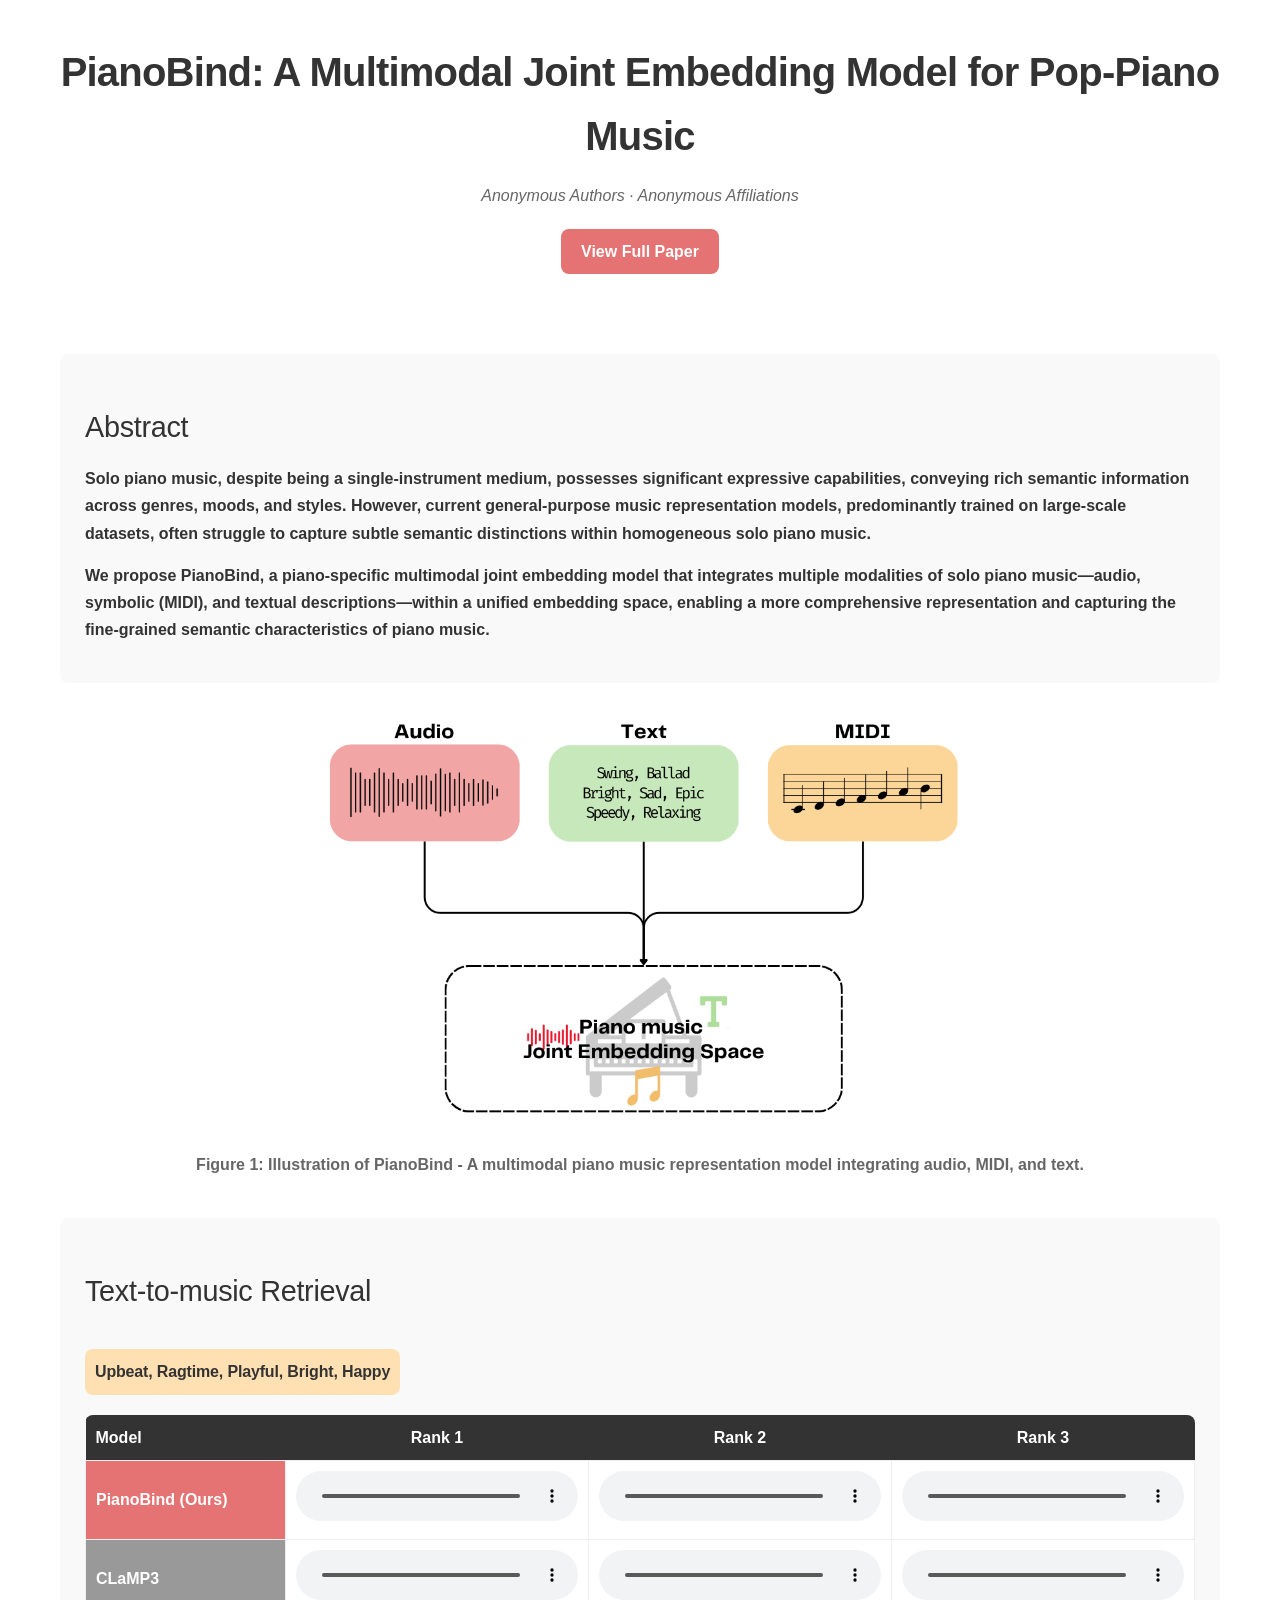
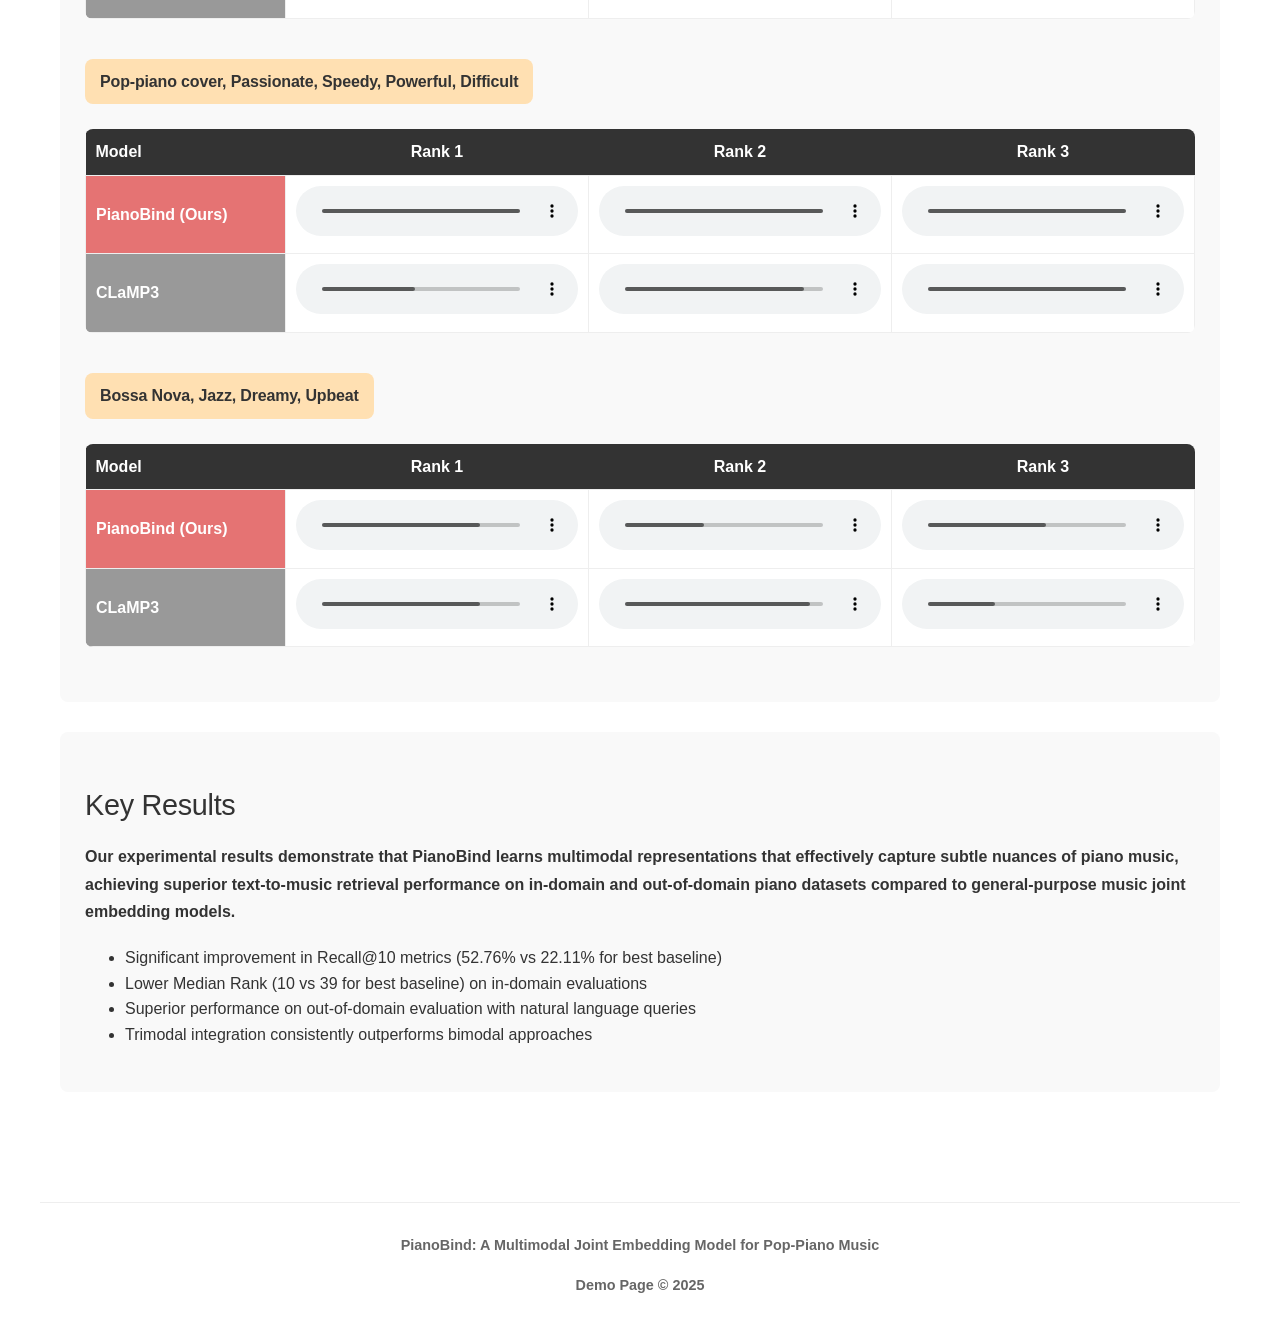
<file: index.html>
<!DOCTYPE html>
<html lang="en">
<head>
    <meta charset="UTF-8">
    <meta name="viewport" content="width=device-width, initial-scale=1.0">
    <title>PianoBind: A Multimodal Joint Embedding Model for Pop-Piano Music</title>
    <link rel="stylesheet" href="styles.css">
    <link rel="stylesheet" href="https://cdnjs.cloudflare.com/ajax/libs/font-awesome/6.0.0-beta3/css/all.min.css">

</head>
<body>
    <header>
        <h1>PianoBind: A Multimodal Joint Embedding Model for Pop-Piano Music</h1>
        <div class="authors">Anonymous Authors · Anonymous Affiliations</div>
        <a href="#" class="btn">View Full Paper</a>
    </header>

    <main>
        <section class="abstract">
            <h2>Abstract</h2>
            <p>
                Solo piano music, despite being a single-instrument medium, possesses significant expressive capabilities, conveying rich semantic information across genres, moods, and styles. However, current general-purpose music representation models, predominantly trained on large-scale datasets, often struggle to capture subtle semantic distinctions within homogeneous solo piano music.
            </p>
            <p>
                We propose <strong>PianoBind</strong>, a piano-specific multimodal joint embedding model that integrates multiple modalities of solo piano music—audio, symbolic (MIDI), and textual descriptions—within a unified embedding space, enabling a more comprehensive representation and capturing the fine-grained semantic characteristics of piano music.
            </p>
        </section>

        <div class="figure-container">
            <img src="components/model.png" alt="PianoBind Model Architecture" class="figure" />
        </div>
        <p style="text-align: center; color: var(--light-text); margin-bottom: 40px;">
            Figure 1: Illustration of PianoBind - A multimodal piano music representation model integrating audio, MIDI, and text.
        </p>

        <!-- <section class="method-section">
            <h2>Our Approach</h2>
            <p>
                PianoBind leverages three key strategies to effectively capture the subtle nuances of piano music:
            </p>
            <div class="approach-grid">
                <div class="model-highlight">
                    <h3>1. Multi-source Training</h3>
                    <p>Combines small strongly aligned (human-annotated) and large weakly aligned (automatically collected) datasets to compensate for limited high-quality data.</p>
                </div>
                <div class="model-highlight">
                    <h3>2. Trimodal Learning</h3>
                    <p>Simultaneously aligns audio, symbolic, and textual embeddings to create a comprehensive representation of piano music.</p>
                </div>
                <div class="model-highlight">
                    <h3>3. Multimodal Item Embedding</h3>
                    <p>Merges multiple modalities into a unified representation, enhancing text-to-music retrieval performance.</p>
                </div>
            </div>
        </section> -->

        <section class="retrieval-demo">
            <h2>Text-to-music Retrieval</h2>
            
            <div class="demo-header">

            </div>
            
            <!-- Tag Set 1: Upbeat, Energetic -->
            <div style="margin-top: 5px;">
                <div style="background-color: var(--tertiary-color); padding: 10px 10px; border-radius: var(--border-radius); display: inline-block; margin-bottom: 10px;">
                    <h3 style="margin: 0; color: var(--dark-text);">Upbeat, Ragtime, Playful, Bright, Happy</h3>
                </div>
                
                <table class="comparison-table">
                    <thead>
                        <tr>
                            <th>Model</th>
                            <th>Rank 1</th>
                            <th>Rank 2</th>
                            <th>Rank 3</th>
                        </tr>
                    </thead>
                    <tbody>
                        <tr>
                            <td style="background-color: var(--primary-color);">PianoBind (Ours)</td>
                            <td class="audio-cell">
                                <audio controls class="audio-player">
                                    <source src="components/mp3/ragtime/tri/1.mp3" type="audio/mpeg">
                                    Your browser does not support the audio element.
                                </audio>
                            </td>
                            <td class="audio-cell">
                                <audio controls class="audio-player">
                                    <source src="components/mp3/ragtime/tri/2.mp3" type="audio/mpeg">
                                    Your browser does not support the audio element.
                                </audio>
                            </td>
                            <td class="audio-cell">
                                <audio controls class="audio-player">
                                    <source src="components/mp3/ragtime/tri/3.mp3" type="audio/mpeg">
                                    Your browser does not support the audio element.
                                </audio>
                            </td>
                        </tr>
                        <tr>
                            <td style="background-color: #999;">CLaMP3</td>
                            <td class="audio-cell">
                                <audio controls class="audio-player">
                                    <source src="components/mp3/ragtime/clamp/1.mp3" type="audio/mpeg">
                                    Your browser does not support the audio element.
                                </audio>
                            </td>
                            <td class="audio-cell">
                                <audio controls class="audio-player">
                                    <source src="components/mp3/ragtime/clamp/2.mp3" type="audio/mpeg">
                                    Your browser does not support the audio element.
                                </audio>
                            </td>
                            <td class="audio-cell">
                                <audio controls class="audio-player">
                                    <source src="components/mp3/ragtime/clamp/3.mp3" type="audio/mpeg">
                                    Your browser does not support the audio element.
                                </audio>
                            </td>
                        </tr>
                    </tbody>
                </table>
            </div>
            
            <!-- Tag Set 2: Happy, Bright -->
            <div style="margin-top: 40px;">
                <div style="background-color: var(--tertiary-color); padding: 10px 15px; border-radius: var(--border-radius); display: inline-block; margin-bottom: 15px;">
                    <h3 style="margin: 0; color: var(--dark-text);">Pop-piano cover, Passionate, Speedy, Powerful, Difficult</h3>
                </div>
                
                <table class="comparison-table">
                    <thead>
                        <tr>
                            <th>Model</th>
                            <th>Rank 1</th>
                            <th>Rank 2</th>
                            <th>Rank 3</th>
                        </tr>
                    </thead>
                    <tbody>
                        <tr>
                            <td style="background-color: var(--primary-color);">PianoBind (Ours)</td>
                            <td class="audio-cell">
                                <audio controls class="audio-player">
                                    <source src="components/mp3/epic/tri/1.mp3" type="audio/mpeg">
                                    Your browser does not support the audio element.
                                </audio>
                            </td>
                            <td class="audio-cell">
                                <audio controls class="audio-player">
                                    <source src="components/mp3/epic/tri/2.mp3" type="audio/mpeg">
                                    Your browser does not support the audio element.
                                </audio>
                            </td>
                            <td class="audio-cell">
                                <audio controls class="audio-player">
                                    <source src="components/mp3/epic/tri/3.mp3" type="audio/mpeg">
                                    Your browser does not support the audio element.
                                </audio>
                            </td>
                        </tr>
                        <tr>
                            <td style="background-color: #999;">CLaMP3</td>
                            <td class="audio-cell">
                                <audio controls class="audio-player">
                                    <source src="components/mp3/epic/clamp/1.mp3" type="audio/mpeg">
                                    Your browser does not support the audio element.
                                </audio>
                            </td>
                            <td class="audio-cell">
                                <audio controls class="audio-player">
                                    <source src="components/mp3/epic/clamp/2.mp3" type="audio/mpeg">
                                    Your browser does not support the audio element.
                                </audio>
                            </td>
                            <td class="audio-cell">
                                <audio controls class="audio-player">
                                    <source src="components/mp3/epic/clamp/3.mp3" type="audio/mpeg">
                                    Your browser does not support the audio element.
                                </audio>
                            </td>
                        </tr>
                    </tbody>
                </table>
            </div>

                        <!-- Tag Set 3: Happy, Bright -->
            <div style="margin-top: 40px;">
                <div style="background-color: var(--tertiary-color); padding: 10px 15px; border-radius: var(--border-radius); display: inline-block; margin-bottom: 15px;">
                    <h3 style="margin: 0; color: var(--dark-text);">Bossa Nova, Jazz, Dreamy, Upbeat</h3>
                </div>
                
                <table class="comparison-table">
                    <thead>
                        <tr>
                            <th>Model</th>
                            <th>Rank 1</th>
                            <th>Rank 2</th>
                            <th>Rank 3</th>
                        </tr>
                    </thead>
                    <tbody>
                        <tr>
                            <td style="background-color: var(--primary-color);">PianoBind (Ours)</td>
                            <td class="audio-cell">
                                <audio controls class="audio-player">
                                    <source src="components/mp3/bossa/tri/1.mp3" type="audio/mpeg">
                                    Your browser does not support the audio element.
                                </audio>
                            </td>
                            <td class="audio-cell">
                                <audio controls class="audio-player">
                                    <source src="components/mp3/bossa/tri/2.mp3" type="audio/mpeg">
                                    Your browser does not support the audio element.
                                </audio>
                            </td>
                            <td class="audio-cell">
                                <audio controls class="audio-player">
                                    <source src="components/mp3/bossa/tri/3.mp3" type="audio/mpeg">
                                    Your browser does not support the audio element.
                                </audio>
                            </td>
                        </tr>
                        <tr>
                            <td style="background-color: #999;">CLaMP3</td>
                            <td class="audio-cell">
                                <audio controls class="audio-player">
                                    <source src="components/mp3/bossa/clamp/1.mp3" type="audio/mpeg">
                                    Your browser does not support the audio element.
                                </audio>
                            </td>
                            <td class="audio-cell">
                                <audio controls class="audio-player">
                                    <source src="components/mp3/bossa/clamp/2.mp3" type="audio/mpeg">
                                    Your browser does not support the audio element.
                                </audio>
                            </td>
                            <td class="audio-cell">
                                <audio controls class="audio-player">
                                    <source src="components/mp3/bossa/clamp/3.mp3" type="audio/mpeg">
                                    Your browser does not support the audio element.
                                </audio>
                            </td>
                        </tr>
                    </tbody>
                </table>
            </div>
            
            <!-- <div class="key-insight">
                <h3>Key Insight</h3>
                <p>PianoBind better reconciles genre tags like "Ragtime", "Bossa Nova", and "Pop-piano cover".</p>
            </div> -->
        </section>

        <section class="results">
            <h2>Key Results</h2>
            <p>Our experimental results demonstrate that PianoBind learns multimodal representations that effectively capture subtle nuances of piano music, achieving superior text-to-music retrieval performance on in-domain and out-of-domain piano datasets compared to general-purpose music joint embedding models.</p>
            
            <ul style="margin: 20px 0 20px 40px;">
                <li>Significant improvement in Recall@10 metrics (52.76% vs 22.11% for best baseline)</li>
                <li>Lower Median Rank (10 vs 39 for best baseline) on in-domain evaluations</li>
                <li>Superior performance on out-of-domain evaluation with natural language queries</li>
                <li>Trimodal integration consistently outperforms bimodal approaches</li>
            </ul>
            
            <!-- <div style="background-color: var(--section-bg); padding: 20px; border-radius: var(--border-radius); margin: 30px 0; box-shadow: var(--box-shadow);">
                <h3>Try PianoBind Yourself</h3>
                <p style="margin: 15px 0;">The code and pretrained weights for PianoBind are available on our GitHub repository. We also provide an interactive demo where you can experiment with your own text queries and hear the retrieved piano music.</p>
                <div style="display: flex; justify-content: center; gap: 20px; margin-top: 20px;">
                    <a href="#" class="btn" style="background-color: var(--secondary-color);">GitHub Repository</a>
                    <a href="#" class="btn">Online Demo</a>
                </div>
            </div> -->
        </section>
    </main>

    <footer>
        <p>PianoBind: A Multimodal Joint Embedding Model for Pop-Piano Music</p>
        <p>Demo Page © 2025</p>
    </footer>
</body>
</html>
</file>
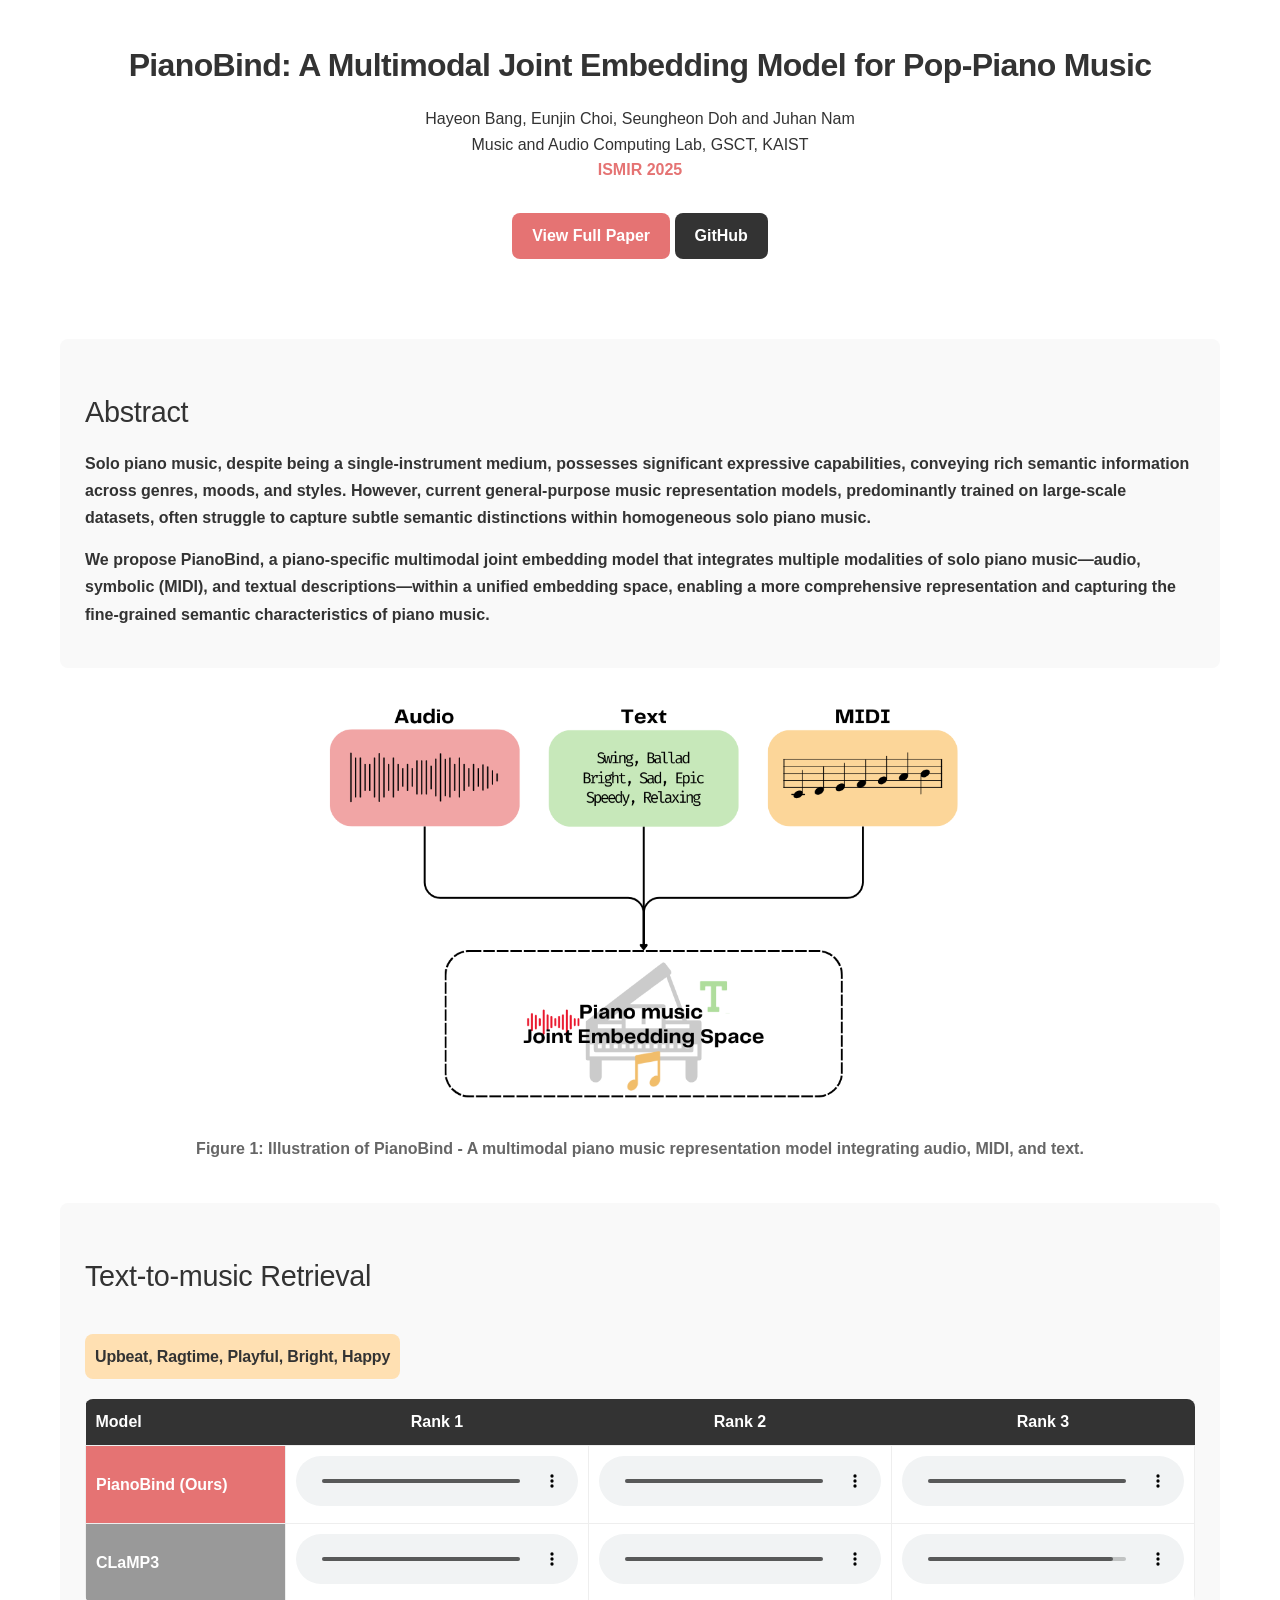
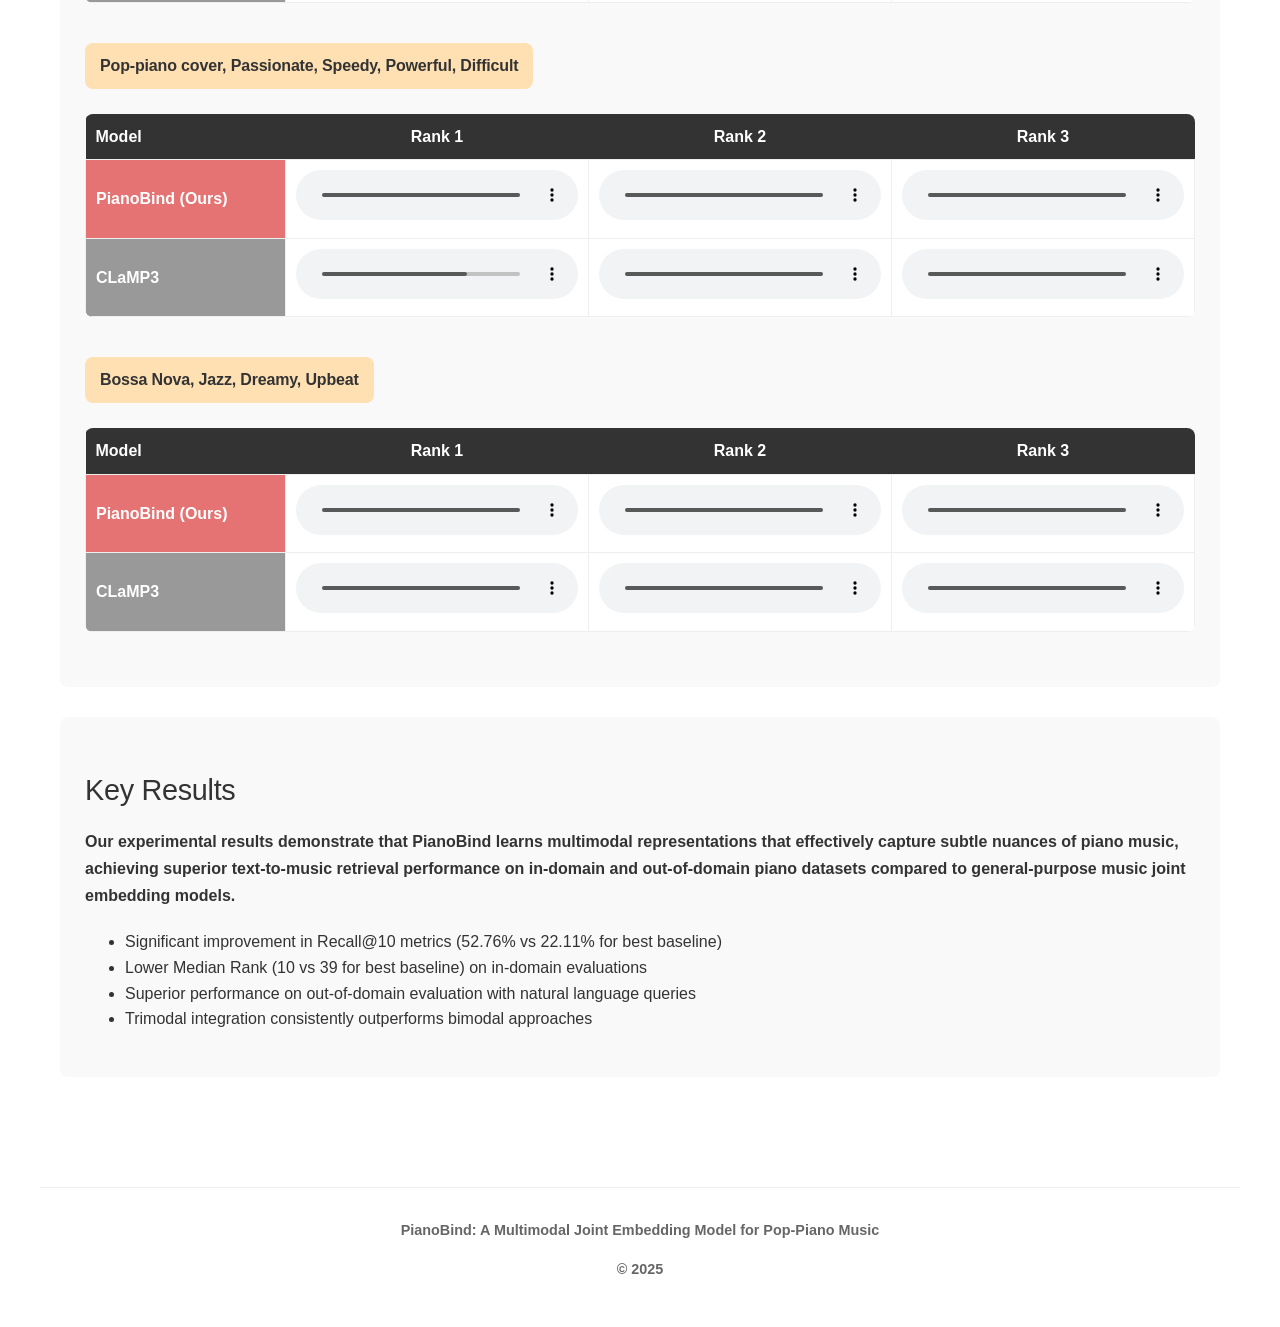
<file: docs/index.html>
<!DOCTYPE html>
<html lang="en">
<head>
    <meta charset="UTF-8">
    <meta name="viewport" content="width=device-width, initial-scale=1.0">
    <title>PianoBind: A Multimodal Joint Embedding Model for Pop-Piano Music</title>
    <link rel="stylesheet" href="styles.css">
    <link rel="stylesheet" href="https://cdnjs.cloudflare.com/ajax/libs/font-awesome/6.0.0-beta3/css/all.min.css">

</head>
<body>
    <header>
        <h1>PianoBind: A Multimodal Joint Embedding Model for Pop-Piano Music</h1>
        <div class="author-names">Hayeon Bang, Eunjin Choi, Seungheon Doh and Juhan Nam</div>
        <div class="affiliation">Music and Audio Computing Lab, GSCT, KAIST</div>        
        <div class="conference">ISMIR 2025</div>        

        <div class="buttons">
            <a href="https://arxiv.org/abs/2509.04215" class="btn" target="_blank">View Full Paper</a>
            <a href="https://github.com/Hayeonbang/PianoBind" class="btn btn-github" target="_blank">GitHub</a>
        </div>    </header>

    <main>
        <section class="abstract">
            <h2>Abstract</h2>
            <p>
                Solo piano music, despite being a single-instrument medium, possesses significant expressive capabilities, conveying rich semantic information across genres, moods, and styles. However, current general-purpose music representation models, predominantly trained on large-scale datasets, often struggle to capture subtle semantic distinctions within homogeneous solo piano music.
            </p>
            <p>
                We propose <strong>PianoBind</strong>, a piano-specific multimodal joint embedding model that integrates multiple modalities of solo piano music—audio, symbolic (MIDI), and textual descriptions—within a unified embedding space, enabling a more comprehensive representation and capturing the fine-grained semantic characteristics of piano music.
            </p>
        </section>

        <div class="figure-container">
            <img src="components/model.png" alt="PianoBind Model Architecture" class="figure" />
        </div>
        <p style="text-align: center; color: var(--light-text); margin-bottom: 40px;">
            Figure 1: Illustration of PianoBind - A multimodal piano music representation model integrating audio, MIDI, and text.
        </p>

        <!-- <section class="method-section">
            <h2>Our Approach</h2>
            <p>
                PianoBind leverages three key strategies to effectively capture the subtle nuances of piano music:
            </p>
            <div class="approach-grid">
                <div class="model-highlight">
                    <h3>1. Multi-source Training</h3>
                    <p>Combines small strongly aligned (human-annotated) and large weakly aligned (automatically collected) datasets to compensate for limited high-quality data.</p>
                </div>
                <div class="model-highlight">
                    <h3>2. Trimodal Learning</h3>
                    <p>Simultaneously aligns audio, symbolic, and textual embeddings to create a comprehensive representation of piano music.</p>
                </div>
                <div class="model-highlight">
                    <h3>3. Multimodal Item Embedding</h3>
                    <p>Merges multiple modalities into a unified representation, enhancing text-to-music retrieval performance.</p>
                </div>
            </div>
        </section> -->

        <section class="retrieval-demo">
            <h2>Text-to-music Retrieval</h2>
            
            <div class="demo-header">

            </div>
            
            <!-- Tag Set 1: Upbeat, Energetic -->
            <div style="margin-top: 5px;">
                <div style="background-color: var(--tertiary-color); padding: 10px 10px; border-radius: var(--border-radius); display: inline-block; margin-bottom: 10px;">
                    <h3 style="margin: 0; color: var(--dark-text);">Upbeat, Ragtime, Playful, Bright, Happy</h3>
                </div>
                
                <table class="comparison-table">
                    <thead>
                        <tr>
                            <th>Model</th>
                            <th>Rank 1</th>
                            <th>Rank 2</th>
                            <th>Rank 3</th>
                        </tr>
                    </thead>
                    <tbody>
                        <tr>
                            <td style="background-color: var(--primary-color);">PianoBind (Ours)</td>
                            <td class="audio-cell">
                                <audio controls class="audio-player">
                                    <source src="components/mp3/ragtime/tri/1.mp3" type="audio/mpeg">
                                    Your browser does not support the audio element.
                                </audio>
                            </td>
                            <td class="audio-cell">
                                <audio controls class="audio-player">
                                    <source src="components/mp3/ragtime/tri/2.mp3" type="audio/mpeg">
                                    Your browser does not support the audio element.
                                </audio>
                            </td>
                            <td class="audio-cell">
                                <audio controls class="audio-player">
                                    <source src="components/mp3/ragtime/tri/3.mp3" type="audio/mpeg">
                                    Your browser does not support the audio element.
                                </audio>
                            </td>
                        </tr>
                        <tr>
                            <td style="background-color: #999;">CLaMP3</td>
                            <td class="audio-cell">
                                <audio controls class="audio-player">
                                    <source src="components/mp3/ragtime/clamp/1.mp3" type="audio/mpeg">
                                    Your browser does not support the audio element.
                                </audio>
                            </td>
                            <td class="audio-cell">
                                <audio controls class="audio-player">
                                    <source src="components/mp3/ragtime/clamp/2.mp3" type="audio/mpeg">
                                    Your browser does not support the audio element.
                                </audio>
                            </td>
                            <td class="audio-cell">
                                <audio controls class="audio-player">
                                    <source src="components/mp3/ragtime/clamp/3.mp3" type="audio/mpeg">
                                    Your browser does not support the audio element.
                                </audio>
                            </td>
                        </tr>
                    </tbody>
                </table>
            </div>
            
            <!-- Tag Set 2: Happy, Bright -->
            <div style="margin-top: 40px;">
                <div style="background-color: var(--tertiary-color); padding: 10px 15px; border-radius: var(--border-radius); display: inline-block; margin-bottom: 15px;">
                    <h3 style="margin: 0; color: var(--dark-text);">Pop-piano cover, Passionate, Speedy, Powerful, Difficult</h3>
                </div>
                
                <table class="comparison-table">
                    <thead>
                        <tr>
                            <th>Model</th>
                            <th>Rank 1</th>
                            <th>Rank 2</th>
                            <th>Rank 3</th>
                        </tr>
                    </thead>
                    <tbody>
                        <tr>
                            <td style="background-color: var(--primary-color);">PianoBind (Ours)</td>
                            <td class="audio-cell">
                                <audio controls class="audio-player">
                                    <source src="components/mp3/epic/tri/1.mp3" type="audio/mpeg">
                                    Your browser does not support the audio element.
                                </audio>
                            </td>
                            <td class="audio-cell">
                                <audio controls class="audio-player">
                                    <source src="components/mp3/epic/tri/2.mp3" type="audio/mpeg">
                                    Your browser does not support the audio element.
                                </audio>
                            </td>
                            <td class="audio-cell">
                                <audio controls class="audio-player">
                                    <source src="components/mp3/epic/tri/3.mp3" type="audio/mpeg">
                                    Your browser does not support the audio element.
                                </audio>
                            </td>
                        </tr>
                        <tr>
                            <td style="background-color: #999;">CLaMP3</td>
                            <td class="audio-cell">
                                <audio controls class="audio-player">
                                    <source src="components/mp3/epic/clamp/1.mp3" type="audio/mpeg">
                                    Your browser does not support the audio element.
                                </audio>
                            </td>
                            <td class="audio-cell">
                                <audio controls class="audio-player">
                                    <source src="components/mp3/epic/clamp/2.mp3" type="audio/mpeg">
                                    Your browser does not support the audio element.
                                </audio>
                            </td>
                            <td class="audio-cell">
                                <audio controls class="audio-player">
                                    <source src="components/mp3/epic/clamp/3.mp3" type="audio/mpeg">
                                    Your browser does not support the audio element.
                                </audio>
                            </td>
                        </tr>
                    </tbody>
                </table>
            </div>

                        <!-- Tag Set 3: Happy, Bright -->
            <div style="margin-top: 40px;">
                <div style="background-color: var(--tertiary-color); padding: 10px 15px; border-radius: var(--border-radius); display: inline-block; margin-bottom: 15px;">
                    <h3 style="margin: 0; color: var(--dark-text);">Bossa Nova, Jazz, Dreamy, Upbeat</h3>
                </div>
                
                <table class="comparison-table">
                    <thead>
                        <tr>
                            <th>Model</th>
                            <th>Rank 1</th>
                            <th>Rank 2</th>
                            <th>Rank 3</th>
                        </tr>
                    </thead>
                    <tbody>
                        <tr>
                            <td style="background-color: var(--primary-color);">PianoBind (Ours)</td>
                            <td class="audio-cell">
                                <audio controls class="audio-player">
                                    <source src="components/mp3/bossa/tri/1.mp3" type="audio/mpeg">
                                    Your browser does not support the audio element.
                                </audio>
                            </td>
                            <td class="audio-cell">
                                <audio controls class="audio-player">
                                    <source src="components/mp3/bossa/tri/2.mp3" type="audio/mpeg">
                                    Your browser does not support the audio element.
                                </audio>
                            </td>
                            <td class="audio-cell">
                                <audio controls class="audio-player">
                                    <source src="components/mp3/bossa/tri/3.mp3" type="audio/mpeg">
                                    Your browser does not support the audio element.
                                </audio>
                            </td>
                        </tr>
                        <tr>
                            <td style="background-color: #999;">CLaMP3</td>
                            <td class="audio-cell">
                                <audio controls class="audio-player">
                                    <source src="components/mp3/bossa/clamp/1.mp3" type="audio/mpeg">
                                    Your browser does not support the audio element.
                                </audio>
                            </td>
                            <td class="audio-cell">
                                <audio controls class="audio-player">
                                    <source src="components/mp3/bossa/clamp/2.mp3" type="audio/mpeg">
                                    Your browser does not support the audio element.
                                </audio>
                            </td>
                            <td class="audio-cell">
                                <audio controls class="audio-player">
                                    <source src="components/mp3/bossa/clamp/3.mp3" type="audio/mpeg">
                                    Your browser does not support the audio element.
                                </audio>
                            </td>
                        </tr>
                    </tbody>
                </table>
            </div>
            
            <!-- <div class="key-insight">
                <h3>Key Insight</h3>
                <p>PianoBind better reconciles genre tags like "Ragtime", "Bossa Nova", and "Pop-piano cover".</p>
            </div> -->
        </section>

        <section class="results">
            <h2>Key Results</h2>
            <p>Our experimental results demonstrate that PianoBind learns multimodal representations that effectively capture subtle nuances of piano music, achieving superior text-to-music retrieval performance on in-domain and out-of-domain piano datasets compared to general-purpose music joint embedding models.</p>
            
            <ul style="margin: 20px 0 20px 40px;">
                <li>Significant improvement in Recall@10 metrics (52.76% vs 22.11% for best baseline)</li>
                <li>Lower Median Rank (10 vs 39 for best baseline) on in-domain evaluations</li>
                <li>Superior performance on out-of-domain evaluation with natural language queries</li>
                <li>Trimodal integration consistently outperforms bimodal approaches</li>
            </ul>
            
            <!-- <div style="background-color: var(--section-bg); padding: 20px; border-radius: var(--border-radius); margin: 30px 0; box-shadow: var(--box-shadow);">
                <h3>Try PianoBind Yourself</h3>
                <p style="margin: 15px 0;">The code and pretrained weights for PianoBind are available on our GitHub repository. We also provide an interactive demo where you can experiment with your own text queries and hear the retrieved piano music.</p>
                <div style="display: flex; justify-content: center; gap: 20px; margin-top: 20px;">
                    <a href="#" class="btn" style="background-color: var(--secondary-color);">GitHub Repository</a>
                    <a href="#" class="btn">Online Demo</a>
                </div>
            </div> -->
        </section>
    </main>

    <footer>
        <p>PianoBind: A Multimodal Joint Embedding Model for Pop-Piano Music</p>
        <p>© 2025</p>
    </footer>
</body>
</html>
</file>
<file: styles.css>
:root {
    --primary-color: #e57373; /* Light red from the figure */
    --secondary-color: #81c784; /* Light green from the figure */
    --tertiary-color: #ffe0b2; /* Light orange/yellow from the figure */
    --dark-text: #333;
    --light-text: #666;
    --background: #fff;
    --section-bg: #f9f9f9;
    --border-radius: 8px;
    /* --box-shadow: 0 4px 6px rgba(0,0,0,0.1); */
}

* {
    margin: 0;
    padding: 0;
    box-sizing: border-box;
    font-family: 'Inter', sans-serif;
}

body {
    background-color: var(--background);
    color: var(--dark-text);
    line-height: 1.6;
}

header, main, footer {
    max-width: 1200px;
    margin: 0 auto;
    padding: 20px;
}

header {
    text-align: center;
    padding: 40px 20px;
}

h1 {
    font-size: 2.5rem;
    margin-bottom: 15px;
    color: var(--dark-text);
    font-weight: 600;
    letter-spacing: -0.02em;
}

h2 {
    font-size: 1.8rem;
    margin: 25px 0 15px;
    color: var(--dark-text);
    font-weight: 500;
    letter-spacing: -0.01em;
}

h3 {
    font-size: 1.0rem;
    margin: 20px 0 10px;
    color: var(--dark-text);
    letter-spacing: -0.01em;
}

p {
    margin-bottom: 15px;
    font-weight: 700;
    line-height: 1.7;
}

.authors {
    margin-bottom: 20px;
    color: var(--light-text);
    font-style: italic;
}

.btn {
    display: inline-block;
    background-color: var(--primary-color);
    color: white;
    padding: 10px 20px;
    text-decoration: none;
    border-radius: var(--border-radius);
    font-weight: bold;
    transition: background-color 0.3s;
}

.btn:hover {
    background-color: #d32f2f;
}

.abstract {
    background-color: var(--section-bg);
    padding: 25px;
    border-radius: var(--border-radius);
    margin: 20px 0;
    box-shadow: var(--box-shadow);
}

.figure-container {
    text-align: center;
    margin: 30px 0;
}

.figure {
    max-width: 100%;
    height: 400px;
    border-radius: var(--border-radius);
    box-shadow: var(--box-shadow);
}

.method-section {
    background-color: var(--section-bg);
    padding: 25px;
    border-radius: var(--border-radius);
    margin: 30px 0;
    box-shadow: var(--box-shadow);
}

.approach-grid {
    display: grid;
    grid-template-columns: repeat(auto-fit, minmax(300px, 1fr));
    gap: 20px;
    margin-top: 20px;
}

.model-highlight {
    background-color: rgba(52, 152, 219, 0.1);
    padding: 20px;
    border-radius: var(--border-radius);
    border-left: 4px solid var(--secondary-color);
}

.retrieval-demo {
    background-color: var(--section-bg);
    padding: 25px;
    border-radius: var(--border-radius);
    margin: 30px 0;
    box-shadow: var(--box-shadow);
}

.demo-header {
    display: flex;
    justify-content: space-between;
    align-items: center;
    margin-bottom: 20px;
}

.metric-badge {
    background-color: rgba(52, 152, 219, 0.1);
    padding: 10px 10px;
    border-radius: var(--border-radius);
    font-size: 0.9rem;
}

/* Comparison table styles */
.comparison-table {
    width: 100%;
    border-collapse: collapse;
    margin: 10px 0 30px 0;
    box-shadow: var(--box-shadow);
    border-radius: var(--border-radius);
    overflow: hidden;
}

.comparison-table th {
    padding: 10px;
    text-align: center;
    background-color: var(--dark-text);
    color: white;
}

.comparison-table th:first-child {
    text-align: left;
    width: 200px;
}

.comparison-table td {
    padding: 10px;
    text-align: center;
    border: 1px solid #eee;
    background-color: white;
    font-weight: 800;
}

.comparison-table td:first-child {
    text-align: left;
    color: white;
}

.audio-cell {
    padding: 15px;
    background-color: white;
}

.audio-player {
    width: 100%;
    margin: 0;
    height: 50px;
}

.key-insight {
    background-color: var(--secondary-color);
    color: white;
    padding: 20px;
    border-radius: var(--border-radius);
    margin: 30px 0;
}

.tag-header {
    background-color: var(--tertiary-color);
    padding: 10px 15px;
    border-radius: var(--border-radius);
    display: inline-block;
    margin-bottom: 15px;
}

.tag-header h3 {
    margin: 0;
    color: var(--dark-text);
}

.results {
    background-color: var(--section-bg);
    padding: 25px;
    border-radius: var(--border-radius);
    margin: 30px 0;
    box-shadow: var(--box-shadow);
}

footer {
    text-align: center;
    padding: 30px 20px;
    color: var(--light-text);
    font-size: 0.9rem;
    border-top: 1px solid #eee;
    margin-top: 60px;
}

@media (max-width: 768px) {
    .approach-grid {
        grid-template-columns: 1fr;
    }
    
    .demo-header {
        flex-direction: column;
        align-items: flex-start;
    }
    
    .metric-badge {
        margin-top: 10px;
    }
}
</file>
<file: docs/styles.css>
:root {
    --primary-color: #e57373; /* Light red from the figure */
    --secondary-color: #81c784; /* Light green from the figure */
    --tertiary-color: #ffe0b2; /* Light orange/yellow from the figure */
    --dark-text: #333;
    --light-text: #666;
    --background: #fff;
    --section-bg: #f9f9f9;
    --border-radius: 8px;
    /* --box-shadow: 0 4px 6px rgba(0,0,0,0.1); */
}

* {
    margin: 0;
    padding: 0;
    box-sizing: border-box;
    font-family: 'Inter', sans-serif;
}

body {
    background-color: var(--background);
    color: var(--dark-text);
    line-height: 1.6;
}

header, main, footer {
    max-width: 1200px;
    margin: 0 auto;
    padding: 20px;
}

header {
    text-align: center;
    padding: 40px 20px;
}

h1 {
    font-size: 2.0rem;
    margin-bottom: 15px;
    color: var(--dark-text);
    font-weight: 600;
    letter-spacing: -0.02em;
}

h2 {
    font-size: 1.8rem;
    margin: 25px 0 15px;
    color: var(--dark-text);
    font-weight: 500;
    letter-spacing: -0.01em;
}

h3 {
    font-size: 1.0rem;
    margin: 20px 0 10px;
    color: var(--dark-text);
    letter-spacing: -0.01em;
}

p {
    margin-bottom: 15px;
    font-weight: 700;
    line-height: 1.7;
}

.authors {
    margin-bottom: 20px;
    color: var(--light-text);
    font-style: italic;
}

.btn {
    display: inline-block;
    background-color: var(--primary-color);
    color: white;
    padding: 10px 20px;
    text-decoration: none;
    border-radius: var(--border-radius);
    font-weight: bold;
    transition: background-color 0.3s;
}

.btn-github {
    background-color: #333;
}

.btn:hover {
    background-color: #d32f2f;
}

.conference {
    font-weight: 600;
    color: var(--primary-color);
    font-size: 16px;
    margin-bottom: 30px;
}

.abstract {
    background-color: var(--section-bg);
    padding: 25px;
    border-radius: var(--border-radius);
    margin: 20px 0;
    box-shadow: var(--box-shadow);
}

.figure-container {
    text-align: center;
    margin: 30px 0;
}

.figure {
    max-width: 100%;
    height: 400px;
    border-radius: var(--border-radius);
    box-shadow: var(--box-shadow);
}

.method-section {
    background-color: var(--section-bg);
    padding: 25px;
    border-radius: var(--border-radius);
    margin: 30px 0;
    box-shadow: var(--box-shadow);
}

.approach-grid {
    display: grid;
    grid-template-columns: repeat(auto-fit, minmax(300px, 1fr));
    gap: 20px;
    margin-top: 20px;
}

.model-highlight {
    background-color: rgba(52, 152, 219, 0.1);
    padding: 20px;
    border-radius: var(--border-radius);
    border-left: 4px solid var(--secondary-color);
}

.retrieval-demo {
    background-color: var(--section-bg);
    padding: 25px;
    border-radius: var(--border-radius);
    margin: 30px 0;
    box-shadow: var(--box-shadow);
}

.demo-header {
    display: flex;
    justify-content: space-between;
    align-items: center;
    margin-bottom: 20px;
}

.metric-badge {
    background-color: rgba(52, 152, 219, 0.1);
    padding: 10px 10px;
    border-radius: var(--border-radius);
    font-size: 0.9rem;
}

/* Comparison table styles */
.comparison-table {
    width: 100%;
    border-collapse: collapse;
    margin: 10px 0 30px 0;
    box-shadow: var(--box-shadow);
    border-radius: var(--border-radius);
    overflow: hidden;
}

.comparison-table th {
    padding: 10px;
    text-align: center;
    background-color: var(--dark-text);
    color: white;
}

.comparison-table th:first-child {
    text-align: left;
    width: 200px;
}

.comparison-table td {
    padding: 10px;
    text-align: center;
    border: 1px solid #eee;
    background-color: white;
    font-weight: 800;
}

.comparison-table td:first-child {
    text-align: left;
    color: white;
}

.audio-cell {
    padding: 15px;
    background-color: white;
}

.audio-player {
    width: 100%;
    margin: 0;
    height: 50px;
}

.key-insight {
    background-color: var(--secondary-color);
    color: white;
    padding: 20px;
    border-radius: var(--border-radius);
    margin: 30px 0;
}

.tag-header {
    background-color: var(--tertiary-color);
    padding: 10px 15px;
    border-radius: var(--border-radius);
    display: inline-block;
    margin-bottom: 15px;
}

.tag-header h3 {
    margin: 0;
    color: var(--dark-text);
}

.results {
    background-color: var(--section-bg);
    padding: 25px;
    border-radius: var(--border-radius);
    margin: 30px 0;
    box-shadow: var(--box-shadow);
}

footer {
    text-align: center;
    padding: 30px 20px;
    color: var(--light-text);
    font-size: 0.9rem;
    border-top: 1px solid #eee;
    margin-top: 60px;
}

@media (max-width: 768px) {
    .approach-grid {
        grid-template-columns: 1fr;
    }
    
    .demo-header {
        flex-direction: column;
        align-items: flex-start;
    }
    
    .metric-badge {
        margin-top: 10px;
    }
}
</file>
